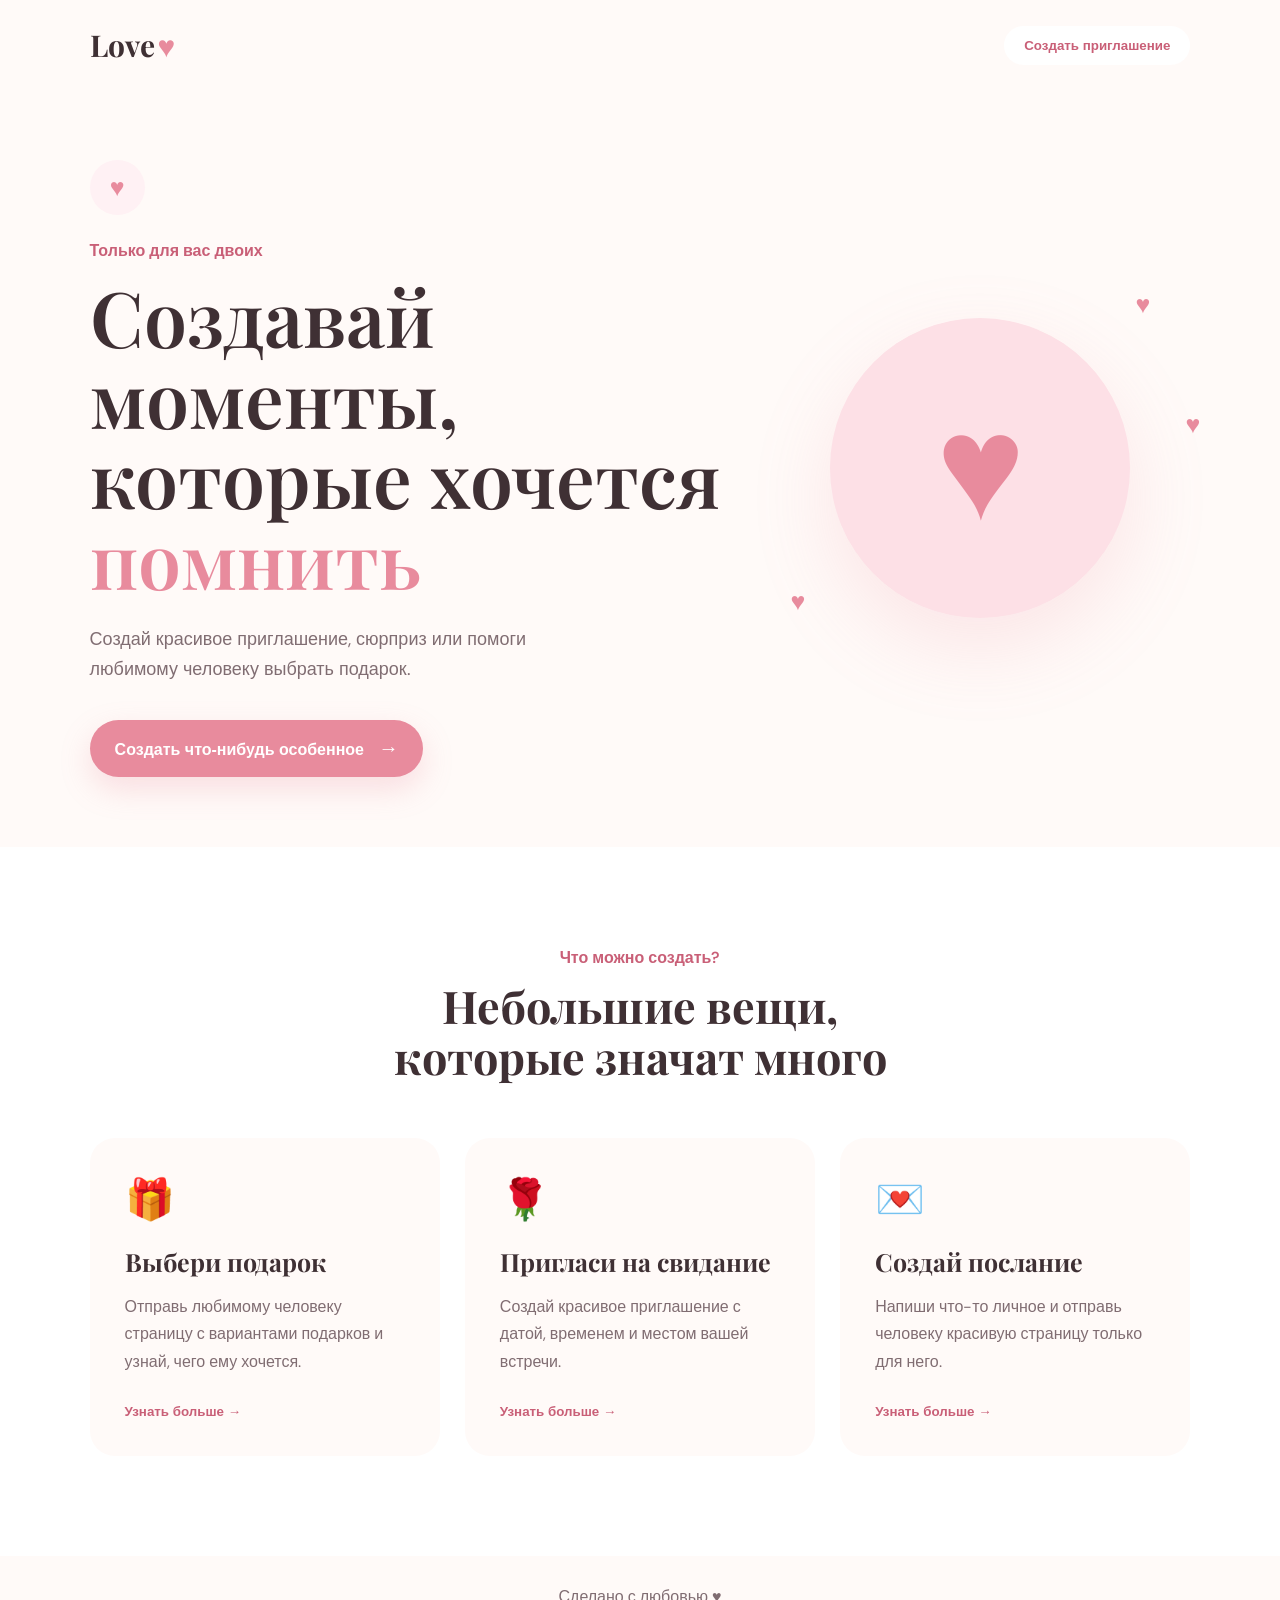
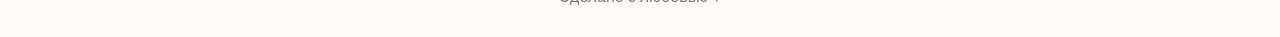
<file: index.html>
<!DOCTYPE html>
<html lang="ru">
<head>
    <meta charset="UTF-8">
    <meta name="viewport" content="width=device-width, initial-scale=1.0">

    <title>Love — для вас двоих</title>

    <link rel="stylesheet" href="index.css">
</head>

<body>

    <header class="header">
        <div class="logo">Love<span>♥</span></div>

        <button class="header-button" id="startButton">
            Создать приглашение
        </button>
    </header>


    <main>

        <section class="hero">

            <div class="hero-content">

                <div class="heart-icon">♥</div>

                <p class="small-title">Только для вас двоих</p>

                <h1>
                    Создавай моменты,<br>
                    которые хочется <span>помнить</span>
                </h1>

                <p class="description">
                    Создай красивое приглашение, сюрприз
                    или помоги любимому человеку выбрать подарок.
                </p>

                <button class="main-button" id="heroButton">
                    Создать что-нибудь особенное
                    <span>→</span>
                </button>

            </div>

            <div class="hero-decoration">
                <div class="big-heart">♥</div>
                <div class="floating-heart heart-one">♥</div>
                <div class="floating-heart heart-two">♥</div>
                <div class="floating-heart heart-three">♥</div>
            </div>

        </section>


        <section class="features">

            <div class="section-title">
                <p>Что можно создать?</p>
                <h2>Небольшие вещи,<br>которые значат много</h2>
            </div>


            <div class="cards">

                <article class="card">
                    <div class="card-icon">🎁</div>

                    <h3>Выбери подарок</h3>

                    <p>
                        Отправь любимому человеку страницу
                        с вариантами подарков и узнай, чего ему хочется.
                    </p>

                    <button>Узнать больше →</button>
                </article>


                <article class="card">
                    <div class="card-icon">🌹</div>

                    <h3>Пригласи на свидание</h3>

                    <p>
                        Создай красивое приглашение с датой,
                        временем и местом вашей встречи.
                    </p>

                    <button>Узнать больше →</button>
                </article>


                <article class="card">
                    <div class="card-icon">💌</div>

                    <h3>Создай послание</h3>

                    <p>
                        Напиши что-то личное и отправь человеку
                        красивую страницу только для него.
                    </p>

                    <button>Узнать больше →</button>
                </article>

            </div>

        </section>

    </main>


    <footer>
        <p>Сделано с любовью ♥</p>
    </footer>


    <script src="script.js"></script>

</body>
</html>
</file>
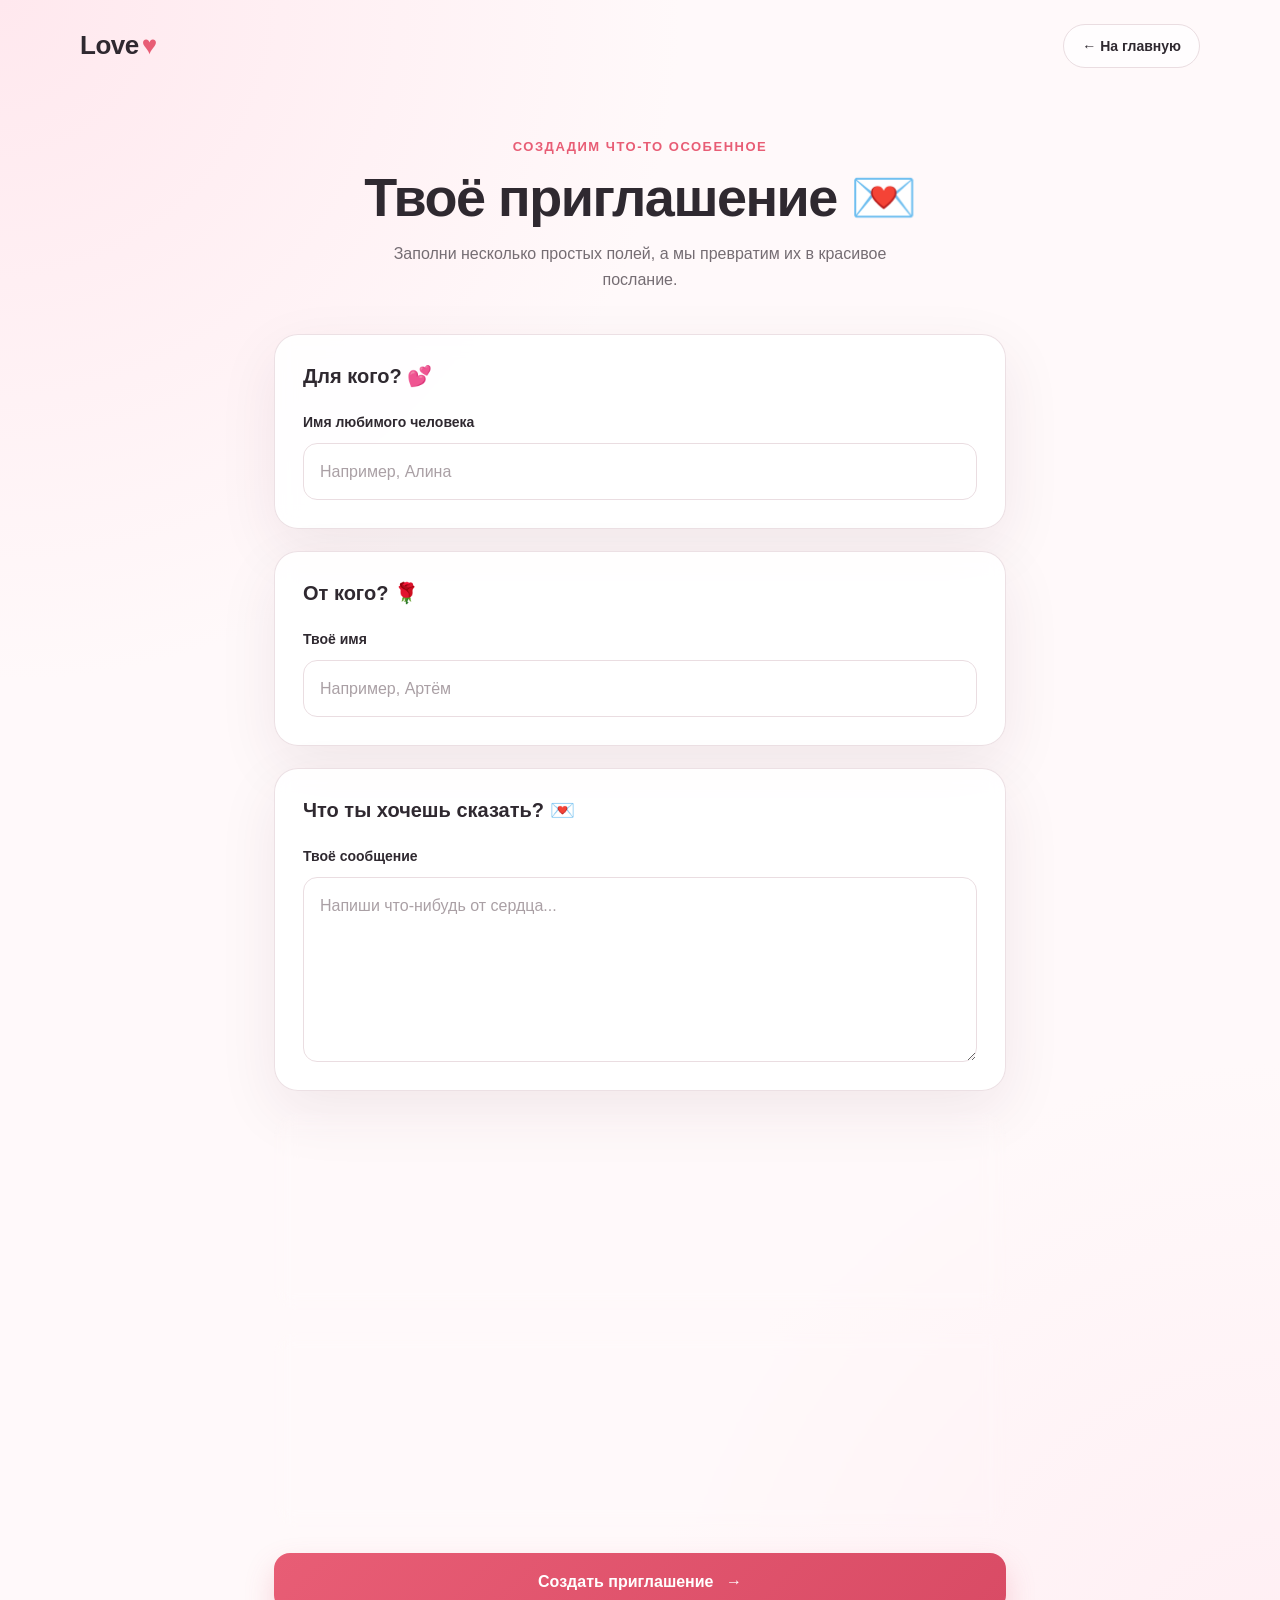
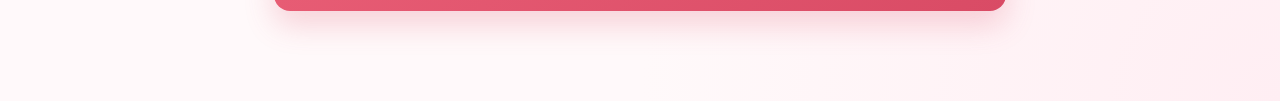
<file: create.html>
<!DOCTYPE html>
<html lang="ru">

<head>
    <meta charset="UTF-8">

    <meta
        name="viewport"
        content="width=device-width, initial-scale=1.0"
    >

    <title>Создать приглашение — Love</title>

    <link rel="stylesheet" href="./create.css">
</head>

<body>

    <header class="header">

        <a href="index.html" class="logo">
            Love<span>♥</span>
        </a>

        <a href="index.html" class="back-button">
            ← На главную
        </a>

    </header>


    <main class="create-page">

        <section class="create-header">

            <p class="small-title">
                Создадим что-то особенное
            </p>

            <h1>
                Твоё приглашение 💌
            </h1>

            <p>
                Заполни несколько простых полей,
                а мы превратим их в красивое послание.
            </p>

        </section>


        <form
            class="invite-form"
            id="inviteForm"
            novalidate
        >

            <!-- Получатель -->

            <section class="form-section">

                <h2>
                    Для кого? 💕
                </h2>

                <div class="form-group">

                    <label for="recipient">
                        Имя любимого человека
                    </label>

                    <input
                        type="text"
                        id="recipient"
                        name="recipient"
                        placeholder="Например, Алина"
                        autocomplete="name"
                        required
                    >

                </div>

            </section>


            <!-- Отправитель -->

            <section class="form-section">

                <h2>
                    От кого? 🌹
                </h2>

                <div class="form-group">

                    <label for="sender">
                        Твоё имя
                    </label>

                    <input
                        type="text"
                        id="sender"
                        name="sender"
                        placeholder="Например, Артём"
                        autocomplete="name"
                        required
                    >

                </div>

            </section>


            <!-- Сообщение -->

            <section class="form-section">

                <h2>
                    Что ты хочешь сказать? 💌
                </h2>

                <div class="form-group">

                    <label for="message">
                        Твоё сообщение
                    </label>

                    <textarea
                        id="message"
                        name="message"
                        rows="6"
                        maxlength="1000"
                        placeholder="Напиши что-нибудь от сердца..."
                        required
                    ></textarea>

                </div>

            </section>


            <!-- Дата и время -->

            <section class="form-section">

                <h2>
                    Когда встречаемся? 🗓️
                </h2>

                <div class="form-row">

                    <div class="form-group">

                        <label for="date">
                            Дата
                        </label>

                        <input
                            type="date"
                            id="date"
                            name="date"
                            required
                        >

                    </div>


                    <div class="form-group">

                        <label for="time">
                            Время
                        </label>

                        <input
                            type="time"
                            id="time"
                            name="time"
                            required
                        >

                    </div>

                </div>

            </section>


            <!-- Место -->

            <section class="form-section">

                <h2>
                    Где? 📍
                </h2>

                <div class="form-group">

                    <label for="place">
                        Место встречи
                    </label>

                    <input
                        type="text"
                        id="place"
                        name="place"
                        placeholder="Например, любимое кафе"
                        required
                    >

                </div>

            </section>


            <button
                type="submit"
                class="create-button"
            >
                Создать приглашение
                <span aria-hidden="true">→</span>
            </button>

        </form>

    </main>


    <script src="./create.js"></script>

</body>

</html>
</file>
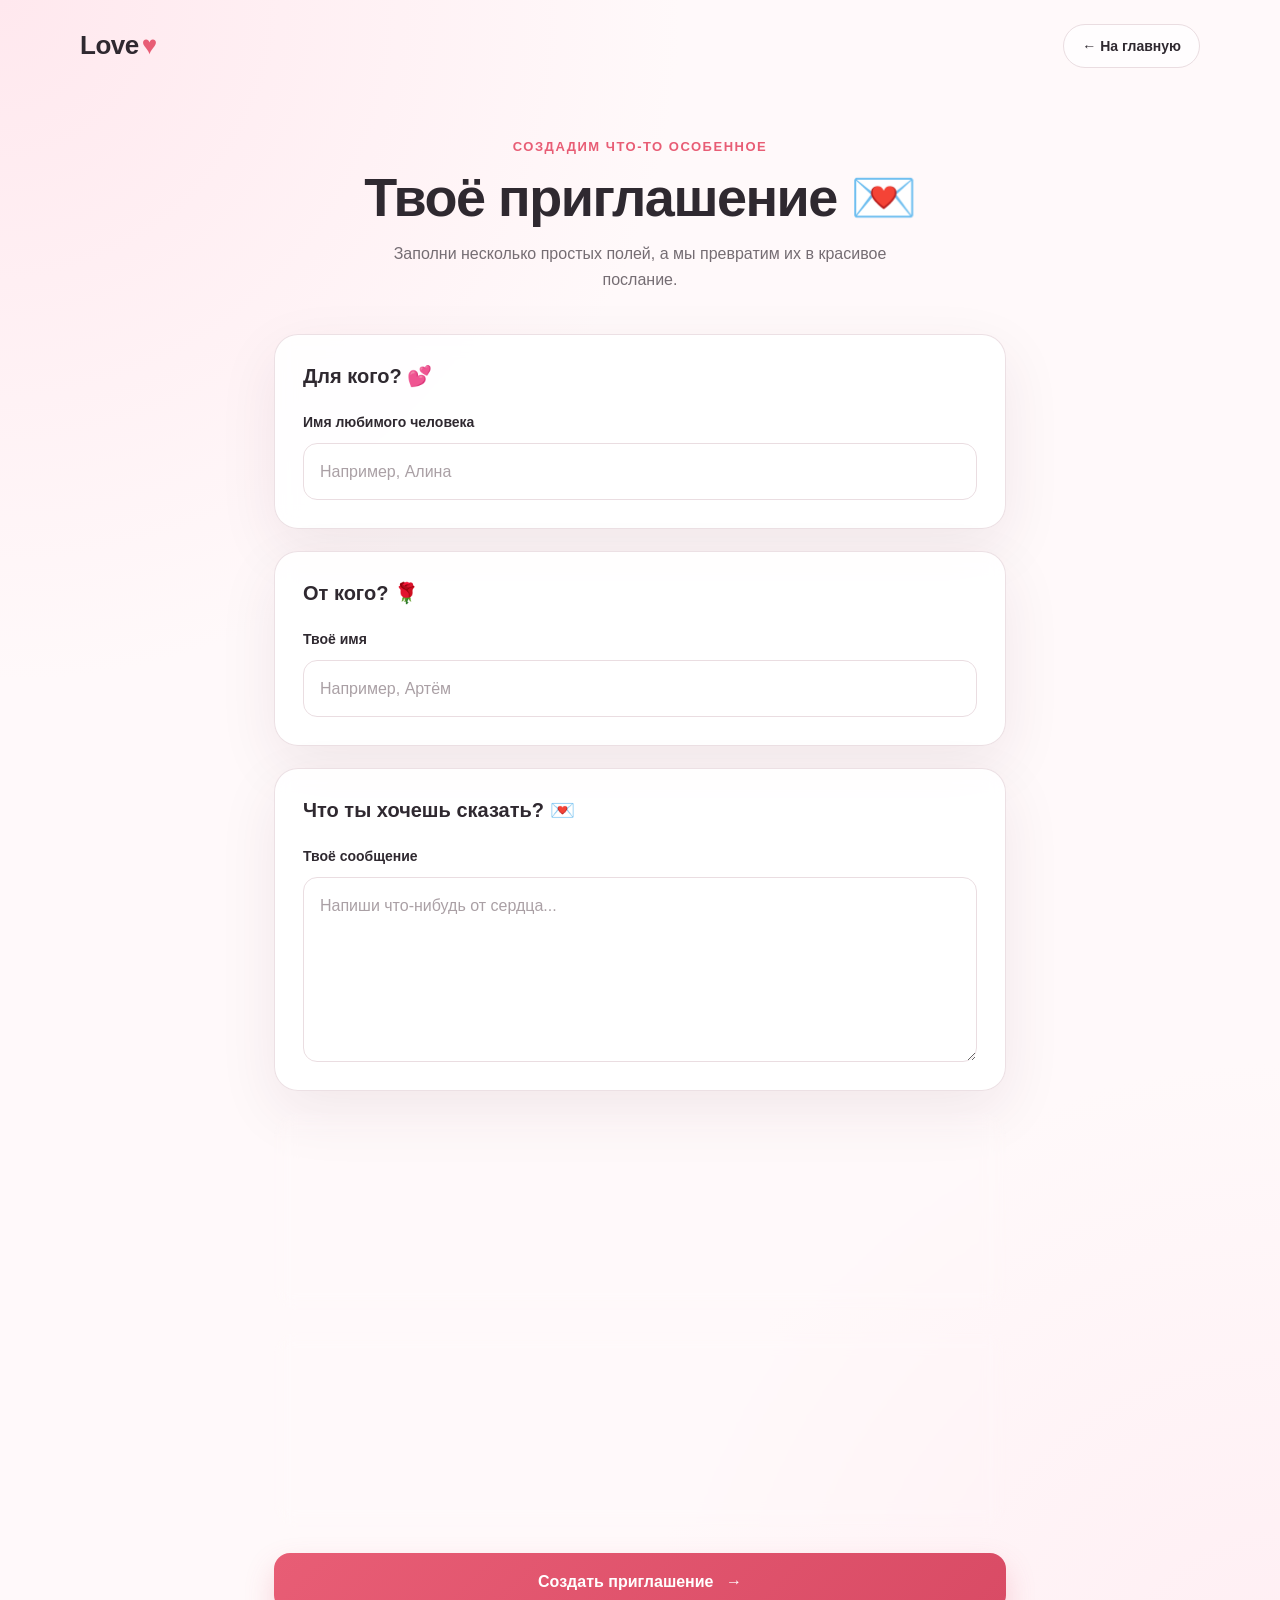
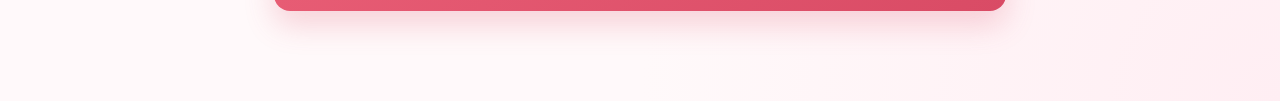
<file: invite.html>
<!DOCTYPE html>
<html lang="ru">

<head>

    <meta charset="UTF-8">

    <meta
        name="viewport"
        content="width=device-width, initial-scale=1.0"
    >

    <title>Для тебя ❤️</title>

    <link
        rel="stylesheet"
        href="./invite.css"
    >

</head>


<body>

    <main class="invite-page">

        <section class="invite-card">

            <div class="heart">
                ♥
            </div>


            <p class="small-title">
                Только для тебя
            </p>


            <h1>
                Для
                <span id="recipientName"></span>
                ❤️
            </h1>


            <div class="message">

                <p id="inviteMessage"></p>

            </div>


            <div class="details">


                <div class="detail">

                    <span class="detail-icon">
                        🗓️
                    </span>

                    <div>

                        <small>
                            Дата
                        </small>

                        <strong id="inviteDate"></strong>

                    </div>

                </div>


                <div class="detail">

                    <span class="detail-icon">
                        ⏰
                    </span>

                    <div>

                        <small>
                            Время
                        </small>

                        <strong id="inviteTime"></strong>

                    </div>

                </div>


                <div class="detail">

                    <span class="detail-icon">
                        📍
                    </span>

                    <div>

                        <small>
                            Место
                        </small>

                        <strong id="invitePlace"></strong>

                    </div>

                </div>


            </div>


            <div class="divider"></div>


            <p class="from">

                С любовью,

                <strong id="senderName"></strong>

                ♥

            </p>


            <!-- Кнопка поделиться -->

            <button
                type="button"
                class="share-button"
                id="shareButton"
            >
                <span>💌</span>
                Поделиться приглашением
            </button>


            <p
                class="share-status"
                id="shareStatus"
            ></p>


        </section>

    </main>


    <script src="./invite.js"></script>

</body>

</html>
</file>
<file: index.css>
@import url('https://fonts.googleapis.com/css2?family=DM+Sans:wght@400;500;600;700&family=Playfair+Display:wght@500;600;700&display=swap');


:root {
    --pink: #e88b9d;
    --dark-pink: #c95f77;
    --light-pink: #fff1f4;
    --cream: #fffaf8;
    --text: #3f3034;
    --muted: #806d72;
    --white: #ffffff;
}


* {
    margin: 0;
    padding: 0;
    box-sizing: border-box;
}


body {
    font-family: "DM Sans", sans-serif;
    color: var(--text);
    background: var(--cream);
}


/* HEADER */

.header {
    width: 100%;
    padding: 25px 7%;
    display: flex;
    justify-content: space-between;
    align-items: center;
}


.logo {
    font-family: "Playfair Display", serif;
    font-size: 30px;
    font-weight: 700;
}


.logo span {
    color: var(--pink);
    margin-left: 3px;
}


.header-button {
    border: none;
    background: var(--white);
    color: var(--dark-pink);
    padding: 12px 20px;
    border-radius: 30px;
    cursor: pointer;
    font-weight: 600;
    transition: 0.3s;
}


.header-button:hover {
    background: var(--light-pink);
    transform: translateY(-2px);
}


/* HERO */

.hero {
    min-height: 680px;
    padding: 70px 7%;
    display: flex;
    align-items: center;
    justify-content: space-between;
    overflow: hidden;
}


.hero-content {
    max-width: 650px;
    position: relative;
    z-index: 2;
}


.heart-icon {
    width: 55px;
    height: 55px;
    border-radius: 50%;
    background: var(--light-pink);
    display: flex;
    justify-content: center;
    align-items: center;
    color: var(--pink);
    font-size: 25px;
    margin-bottom: 25px;
}


.small-title {
    color: var(--dark-pink);
    font-weight: 600;
    margin-bottom: 15px;
}


h1 {
    font-family: "Playfair Display", serif;
    font-size: clamp(48px, 6vw, 78px);
    line-height: 1.05;
    font-weight: 600;
    margin-bottom: 25px;
}


h1 span {
    color: var(--pink);
}


.description {
    max-width: 520px;
    font-size: 18px;
    line-height: 1.7;
    color: var(--muted);
    margin-bottom: 35px;
}


.main-button {
    border: none;
    background: var(--pink);
    color: white;
    padding: 17px 25px;
    border-radius: 35px;
    font-size: 16px;
    font-weight: 600;
    cursor: pointer;
    transition: 0.3s;
    box-shadow: 0 12px 30px rgba(232, 139, 157, 0.25);
}


.main-button span {
    margin-left: 10px;
    font-size: 20px;
}


.main-button:hover {
    background: var(--dark-pink);
    transform: translateY(-3px);
}


/* DECORATION */

.hero-decoration {
    width: 420px;
    height: 420px;
    position: relative;
    display: flex;
    justify-content: center;
    align-items: center;
}


.big-heart {
    width: 300px;
    height: 300px;
    border-radius: 50%;
    background: #fde0e6;
    display: flex;
    justify-content: center;
    align-items: center;
    color: var(--pink);
    font-size: 150px;
    box-shadow: 0 30px 80px rgba(232, 139, 157, 0.18);
}


.floating-heart {
    position: absolute;
    color: var(--pink);
    font-size: 25px;
    animation: float 3s ease-in-out infinite;
}


.heart-one {
    top: 30px;
    right: 40px;
}


.heart-two {
    bottom: 60px;
    left: 20px;
    animation-delay: 1s;
}


.heart-three {
    top: 150px;
    right: -10px;
    animation-delay: 1.5s;
}


@keyframes float {

    0%, 100% {
        transform: translateY(0);
    }

    50% {
        transform: translateY(-15px);
    }
}


/* FEATURES */

.features {
    padding: 100px 7%;
    background: var(--white);
}


.section-title {
    text-align: center;
    margin-bottom: 55px;
}


.section-title p {
    color: var(--dark-pink);
    font-weight: 600;
    margin-bottom: 12px;
}


.section-title h2 {
    font-family: "Playfair Display", serif;
    font-size: 45px;
    line-height: 1.15;
}


.cards {
    display: grid;
    grid-template-columns: repeat(3, 1fr);
    gap: 25px;
    max-width: 1200px;
    margin: 0 auto;
}


.card {
    padding: 35px;
    border-radius: 25px;
    background: var(--cream);
    transition: 0.3s;
}


.card:hover {
    transform: translateY(-7px);
    box-shadow: 0 20px 50px rgba(60, 40, 45, 0.08);
}


.card-icon {
    font-size: 40px;
    margin-bottom: 20px;
}


.card h3 {
    font-family: "Playfair Display", serif;
    font-size: 25px;
    margin-bottom: 15px;
}


.card p {
    color: var(--muted);
    line-height: 1.7;
    margin-bottom: 25px;
}


.card button {
    border: none;
    background: transparent;
    color: var(--dark-pink);
    font-weight: 600;
    cursor: pointer;
}


/* FOOTER */

footer {
    padding: 30px;
    text-align: center;
    color: var(--muted);
    background: var(--cream);
}


/* вид с телефона */

@media (max-width: 900px) {

    .hero {
        flex-direction: column;
        text-align: center;
        padding-top: 40px;
    }

    .heart-icon {
        margin-left: auto;
        margin-right: auto;
    }

    .hero-decoration {
        margin-top: 60px;
        width: 300px;
        height: 300px;
    }

    .big-heart {
        width: 220px;
        height: 220px;
        font-size: 110px;
    }

    .cards {
        grid-template-columns: 1fr;
        max-width: 550px;
    }

}


@media (max-width: 500px) {

    .header {
        padding: 20px;
    }

    .header-button {
        display: none;
    }

    .hero {
        padding: 45px 20px 70px;
    }

    h1 {
        font-size: 46px;
    }

    .description {
        font-size: 16px;
    }

    .features {
        padding: 70px 20px;
    }

    .section-title h2 {
        font-size: 36px;
    }

}
</file>
<file: create.css>
* {
    box-sizing: border-box;
    margin: 0;
    padding: 0;
}

:root {
    --pink: #e85d75;
    --pink-dark: #d94b65;
    --pink-light: #fff1f4;
    --text: #2f2930;
    --text-light: #756d73;
    --border: #eadde1;
    --white: #ffffff;
    --background: #fff9fa;
    --shadow: 0 20px 60px rgba(72, 31, 45, 0.08);
}

html {
    scroll-behavior: smooth;
}

body {
    min-height: 100vh;

    font-family:
        -apple-system,
        BlinkMacSystemFont,
        "Segoe UI",
        Roboto,
        Helvetica,
        Arial,
        sans-serif;

    color: var(--text);
    background:
        radial-gradient(
            circle at top left,
            #ffe8ee 0,
            transparent 32%
        ),
        radial-gradient(
            circle at bottom right,
            #ffeef3 0,
            transparent 30%
        ),
        var(--background);

    line-height: 1.6;
}


/* =========================
   HEADER
========================= */

.header {
    width: 100%;
    max-width: 1180px;

    margin: 0 auto;

    padding: 24px 30px;

    display: flex;
    align-items: center;
    justify-content: space-between;
}

.logo {
    color: var(--text);

    font-size: 26px;
    font-weight: 800;

    text-decoration: none;
    letter-spacing: -0.5px;
}

.logo span {
    color: var(--pink);
    margin-left: 3px;
}

.back-button {
    display: inline-flex;
    align-items: center;

    min-height: 44px;

    padding: 0 18px;

    border: 1px solid var(--border);
    border-radius: 999px;

    background: rgba(255, 255, 255, 0.75);

    color: var(--text);
    text-decoration: none;

    font-size: 14px;
    font-weight: 600;

    transition:
        background 0.2s ease,
        color 0.2s ease,
        transform 0.2s ease,
        box-shadow 0.2s ease;
}

.back-button:hover {
    color: var(--pink-dark);
    background: var(--white);

    transform: translateY(-2px);

    box-shadow: 0 8px 25px rgba(72, 31, 45, 0.08);
}


/* =========================
   MAIN
========================= */

.create-page {
    width: 100%;
    max-width: 780px;

    margin: 0 auto;

    padding: 45px 24px 90px;
}


/* =========================
   PAGE INTRO
========================= */

.create-header {
    text-align: center;

    margin-bottom: 42px;
}

.small-title {
    margin-bottom: 10px;

    color: var(--pink);

    font-size: 13px;
    font-weight: 800;

    text-transform: uppercase;
    letter-spacing: 1.5px;
}

.create-header h1 {
    margin-bottom: 14px;

    font-size: clamp(34px, 6vw, 54px);

    line-height: 1.1;
    letter-spacing: -1.5px;
}

.create-header > p:last-child {
    max-width: 540px;

    margin: 0 auto;

    color: var(--text-light);

    font-size: 16px;
}


/* =========================
   FORM
========================= */

.invite-form {
    display: flex;
    flex-direction: column;
    gap: 22px;
}


/* =========================
   FORM SECTION
========================= */

.form-section {
    padding: 28px;

    border: 1px solid rgba(234, 221, 225, 0.9);
    border-radius: 24px;

    background: rgba(255, 255, 255, 0.9);

    box-shadow: var(--shadow);

    backdrop-filter: blur(10px);
}

.form-section h2 {
    margin-bottom: 22px;

    font-size: 20px;
    line-height: 1.3;
}


/* =========================
   FORM GROUP
========================= */

.form-group {
    display: flex;
    flex-direction: column;
    gap: 9px;
}

.form-group label {
    color: var(--text);

    font-size: 14px;
    font-weight: 700;
}


/* =========================
   INPUTS
========================= */

.form-group input,
.form-group textarea {
    width: 100%;

    border: 1px solid var(--border);
    border-radius: 14px;

    padding: 15px 16px;

    background: #fff;

    color: var(--text);

    font: inherit;
    font-size: 16px;

    outline: none;

    transition:
        border-color 0.2s ease,
        box-shadow 0.2s ease,
        background 0.2s ease;
}

.form-group input {
    min-height: 52px;
}

.form-group textarea {
    min-height: 145px;

    resize: vertical;
}

.form-group input::placeholder,
.form-group textarea::placeholder {
    color: #aaa0a5;
}

.form-group input:focus,
.form-group textarea:focus {
    border-color: var(--pink);

    background: #fff;

    box-shadow:
        0 0 0 4px rgba(232, 93, 117, 0.11);
}


/* =========================
   DATE + TIME
========================= */

.form-row {
    display: grid;

    grid-template-columns: 1fr 1fr;

    gap: 18px;
}


/* =========================
   BUTTON
========================= */

.create-button {
    width: 100%;

    min-height: 58px;

    margin-top: 4px;

    border: none;
    border-radius: 16px;

    background:
        linear-gradient(
            135deg,
            var(--pink),
            var(--pink-dark)
        );

    color: var(--white);

    font: inherit;
    font-size: 16px;
    font-weight: 800;

    cursor: pointer;

    box-shadow:
        0 14px 30px rgba(217, 75, 101, 0.22);

    transition:
        transform 0.2s ease,
        box-shadow 0.2s ease,
        filter 0.2s ease;
}

.create-button span {
    display: inline-block;

    margin-left: 8px;

    transition: transform 0.2s ease;
}

.create-button:hover {
    transform: translateY(-2px);

    box-shadow:
        0 18px 36px rgba(217, 75, 101, 0.28);

    filter: brightness(1.02);
}

.create-button:hover span {
    transform: translateX(4px);
}

.create-button:active {
    transform: translateY(0);

    box-shadow:
        0 8px 20px rgba(217, 75, 101, 0.2);
}

.create-button:focus-visible {
    outline: 3px solid rgba(232, 93, 117, 0.25);
    outline-offset: 4px;
}


/* =========================
   MOBILE
========================= */

@media (max-width: 640px) {

    .header {
        padding: 18px 16px;
    }

    .logo {
        font-size: 23px;
    }

    .back-button {
        min-height: 40px;

        padding: 0 14px;

        font-size: 13px;
    }

    .create-page {
        padding:
            30px 15px 60px;
    }

    .create-header {
        margin-bottom: 30px;
    }

    .create-header h1 {
        font-size: 36px;
    }

    .create-header > p:last-child {
        font-size: 15px;
    }

    .form-section {
        padding: 21px 17px;

        border-radius: 20px;
    }

    .form-section h2 {
        font-size: 18px;
    }

    .form-row {
        grid-template-columns: 1fr;

        gap: 18px;
    }

    .create-button {
        min-height: 56px;
    }
}


/* =========================
   SMALL PHONES
========================= */

@media (max-width: 390px) {

    .header {
        align-items: flex-start;
        gap: 12px;
    }

    .back-button {
        padding: 0 11px;
    }

    .create-header h1 {
        font-size: 32px;
    }

    .form-section {
        padding: 18px 14px;
    }
}
</file>
<file: invite.css>
* {
    box-sizing: border-box;
    margin: 0;
    padding: 0;
}

:root {
    --pink: #e85d75;
    --pink-dark: #cf405b;
    --pink-soft: #fff1f4;
    --pink-border: #f4d8df;

    --text: #332c2f;
    --muted: #8a7d82;

    --white: #ffffff;
    --background: #fff9fb;

    --shadow:
        0 25px 70px rgba(89, 39, 53, 0.12);
}


/* ==============================
   BODY
============================== */

html {
    min-height: 100%;
}

body {
    min-height: 100vh;

    font-family:
        -apple-system,
        BlinkMacSystemFont,
        "Segoe UI",
        Roboto,
        Helvetica,
        Arial,
        sans-serif;

    color: var(--text);

    background:
        radial-gradient(
            circle at 10% 10%,
            rgba(255, 202, 214, 0.65),
            transparent 30%
        ),
        radial-gradient(
            circle at 90% 90%,
            rgba(255, 220, 228, 0.7),
            transparent 32%
        ),
        var(--background);
}


/* ==============================
   PAGE
============================== */

.invite-page {
    min-height: 100vh;

    display: flex;
    align-items: center;
    justify-content: center;

    padding: 50px 20px;
}


/* ==============================
   CARD
============================== */

.invite-card {
    position: relative;

    width: 100%;
    max-width: 650px;

    padding: 52px 48px 42px;

    background:
        rgba(255, 255, 255, 0.96);

    border:
        1px solid rgba(244, 216, 223, 0.9);

    border-radius: 30px;

    box-shadow: var(--shadow);

    text-align: center;

    overflow: hidden;

    animation:
        cardAppear 0.7s ease both;
}


/* декоративное свечение сверху */

.invite-card::before {
    content: "";

    position: absolute;

    width: 260px;
    height: 260px;

    top: -150px;
    left: 50%;

    transform: translateX(-50%);

    border-radius: 50%;

    background:
        rgba(232, 93, 117, 0.09);

    pointer-events: none;
}


/* ==============================
   HEART
============================== */

.heart {
    position: relative;
    z-index: 1;

    width: 68px;
    height: 68px;

    margin: 0 auto 19px;

    display: flex;
    align-items: center;
    justify-content: center;

    border-radius: 50%;

    background:
        var(--pink-soft);

    color: var(--pink);

    font-size: 30px;

    box-shadow:
        0 10px 28px rgba(232, 93, 117, 0.16);

    animation:
        heartPulse 2.2s ease-in-out infinite;
}


/* ==============================
   TITLES
============================== */

.small-title {
    margin-bottom: 10px;

    color: var(--pink);

    font-size: 11px;
    font-weight: 800;

    text-transform: uppercase;

    letter-spacing: 2.5px;
}

.invite-card h1 {
    margin-bottom: 28px;

    color: var(--text);

    font-size: clamp(32px, 6vw, 48px);
    font-weight: 750;

    line-height: 1.15;

    letter-spacing: -1.3px;
}

#recipientName {
    color: var(--pink-dark);
}


/* ==============================
   MESSAGE
============================== */

.message {
    position: relative;

    margin-bottom: 30px;

    padding: 27px 30px;

    background:
        linear-gradient(
            135deg,
            #fff5f7,
            #fff0f4
        );

    border:
        1px solid rgba(232, 93, 117, 0.10);

    border-radius: 20px;
}

.message::before {
    content: "“";

    position: absolute;

    top: -8px;
    left: 17px;

    color:
        rgba(232, 93, 117, 0.18);

    font-family: Georgia, serif;

    font-size: 70px;

    line-height: 1;
}

.message p {
    position: relative;
    z-index: 1;

    color: #40383c;

    font-family:
        Georgia,
        "Times New Roman",
        serif;

    font-size: 18px;

    line-height: 1.75;

    overflow-wrap: anywhere;
}


/* ==============================
   DETAILS
============================== */

.details {
    display: grid;

    grid-template-columns:
        repeat(3, minmax(0, 1fr));

    gap: 12px;

    margin-bottom: 30px;
}

.detail {
    min-width: 0;

    padding: 18px 12px;

    background: var(--white);

    border:
        1px solid var(--pink-border);

    border-radius: 17px;

    transition:
        transform 0.2s ease,
        box-shadow 0.2s ease,
        border-color 0.2s ease;
}

.detail:hover {
    transform: translateY(-3px);

    border-color:
        rgba(232, 93, 117, 0.35);

    box-shadow:
        0 12px 28px rgba(80, 35, 48, 0.07);
}

.detail-icon {
    display: block;

    margin-bottom: 8px;

    font-size: 23px;
}

.detail small {
    display: block;

    margin-bottom: 4px;

    color: var(--muted);

    font-size: 11px;
    font-weight: 600;

    text-transform: uppercase;

    letter-spacing: 0.5px;
}

.detail strong {
    display: block;

    color: var(--text);

    font-size: 14px;
    font-weight: 700;

    line-height: 1.4;

    overflow-wrap: anywhere;
}


/* ==============================
   DIVIDER
============================== */

.divider {
    width: 90px;
    height: 1px;

    margin: 0 auto 22px;

    background:
        linear-gradient(
            90deg,
            transparent,
            var(--pink),
            transparent
        );
}


/* ==============================
   FROM
============================== */

.from {
    color: var(--muted);

    font-family:
        Georgia,
        "Times New Roman",
        serif;

    font-size: 17px;

    line-height: 1.5;
}

.from strong {
    color: var(--text);

    font-weight: 700;
}


/* ==============================
   SHARE AREA
============================== */

.share-button {
    width: 100%;
    max-width: 330px;

    margin: 28px auto 0;
    padding: 15px 22px;

    display: flex;
    align-items: center;
    justify-content: center;
    gap: 9px;

    border: 1px solid rgba(232, 93, 117, 0.28);

    border-radius: 15px;

    background:
        linear-gradient(
            135deg,
            #fff7f9,
            #fff0f4
        );

    color: var(--pink-dark);

    font-family: inherit;

    font-size: 14px;
    font-weight: 750;

    line-height: 1.3;

    cursor: pointer;

    box-shadow:
        0 8px 22px rgba(232, 93, 117, 0.09);

    transition:
        transform 0.2s ease,
        background 0.2s ease,
        border-color 0.2s ease,
        box-shadow 0.2s ease;
}

.share-button span {
    flex-shrink: 0;

    font-size: 17px;

    line-height: 1;
}

.share-button:hover {
    background:
        linear-gradient(
            135deg,
            #fff0f4,
            #ffe9ee
        );

    border-color:
        rgba(232, 93, 117, 0.45);

    transform: translateY(-2px);

    box-shadow:
        0 12px 28px rgba(232, 93, 117, 0.14);
}

.share-button:active {
    transform: translateY(0);

    box-shadow:
        0 6px 16px rgba(232, 93, 117, 0.08);
}

.share-button:focus-visible {
    outline: 3px solid rgba(232, 93, 117, 0.22);

    outline-offset: 3px;
}


/* ==============================
   SHARE STATUS
============================== */

.share-status {
    min-height: 20px;

    margin-top: 10px;

    color: var(--pink-dark);

    font-size: 12px;
    font-weight: 650;

    text-align: center;
}


/* ==============================
   ANIMATIONS
============================== */

@keyframes cardAppear {

    from {
        opacity: 0;

        transform:
            translateY(22px)
            scale(0.98);
    }

    to {
        opacity: 1;

        transform:
            translateY(0)
            scale(1);
    }
}

@keyframes heartPulse {

    0%,
    100% {
        transform: scale(1);
    }

    50% {
        transform: scale(1.07);
    }
}


/* ==============================
   TABLET
============================== */

@media (max-width: 650px) {

    .invite-page {
        padding: 30px 16px;
    }

    .invite-card {
        padding: 45px 25px 36px;

        border-radius: 25px;
    }

    .details {
        grid-template-columns: 1fr;
    }

    .detail {
        display: flex;
        align-items: center;

        gap: 14px;

        padding: 14px 16px;

        text-align: left;
    }

    .detail-icon {
        flex-shrink: 0;

        width: 30px;

        margin: 0;

        text-align: center;
    }

    .detail small {
        margin-bottom: 2px;
    }

}


/* ==============================
   PHONE
============================== */

@media (max-width: 430px) {

    .invite-page {
        padding: 14px 10px;
    }

    .invite-card {
        padding: 38px 17px 30px;

        border-radius: 22px;
    }

    .heart {
        width: 58px;
        height: 58px;

        margin-bottom: 17px;

        font-size: 26px;
    }

    .small-title {
        font-size: 10px;

        letter-spacing: 2px;
    }

    .invite-card h1 {
        margin-bottom: 22px;

        font-size: 31px;

        letter-spacing: -0.8px;
    }

    .message {
        margin-bottom: 24px;

        padding: 22px 17px;
    }

    .message p {
        font-size: 17px;

        line-height: 1.65;
    }

    .details {
        gap: 9px;

        margin-bottom: 25px;
    }

    .detail {
        padding: 13px 14px;
    }

    .detail strong {
        font-size: 13px;
    }

    .from {
        font-size: 16px;
    }

    .share-button {
        max-width: 100%;

        margin-top: 23px;

        padding: 14px 16px;

        font-size: 13px;
    }

}


/* ==============================
   VERY SMALL PHONES
============================== */

@media (max-width: 340px) {

    .invite-card {
        padding-left: 14px;
        padding-right: 14px;
    }

    .invite-card h1 {
        font-size: 28px;
    }

    .message {
        padding-left: 14px;
        padding-right: 14px;
    }

}
</file>
